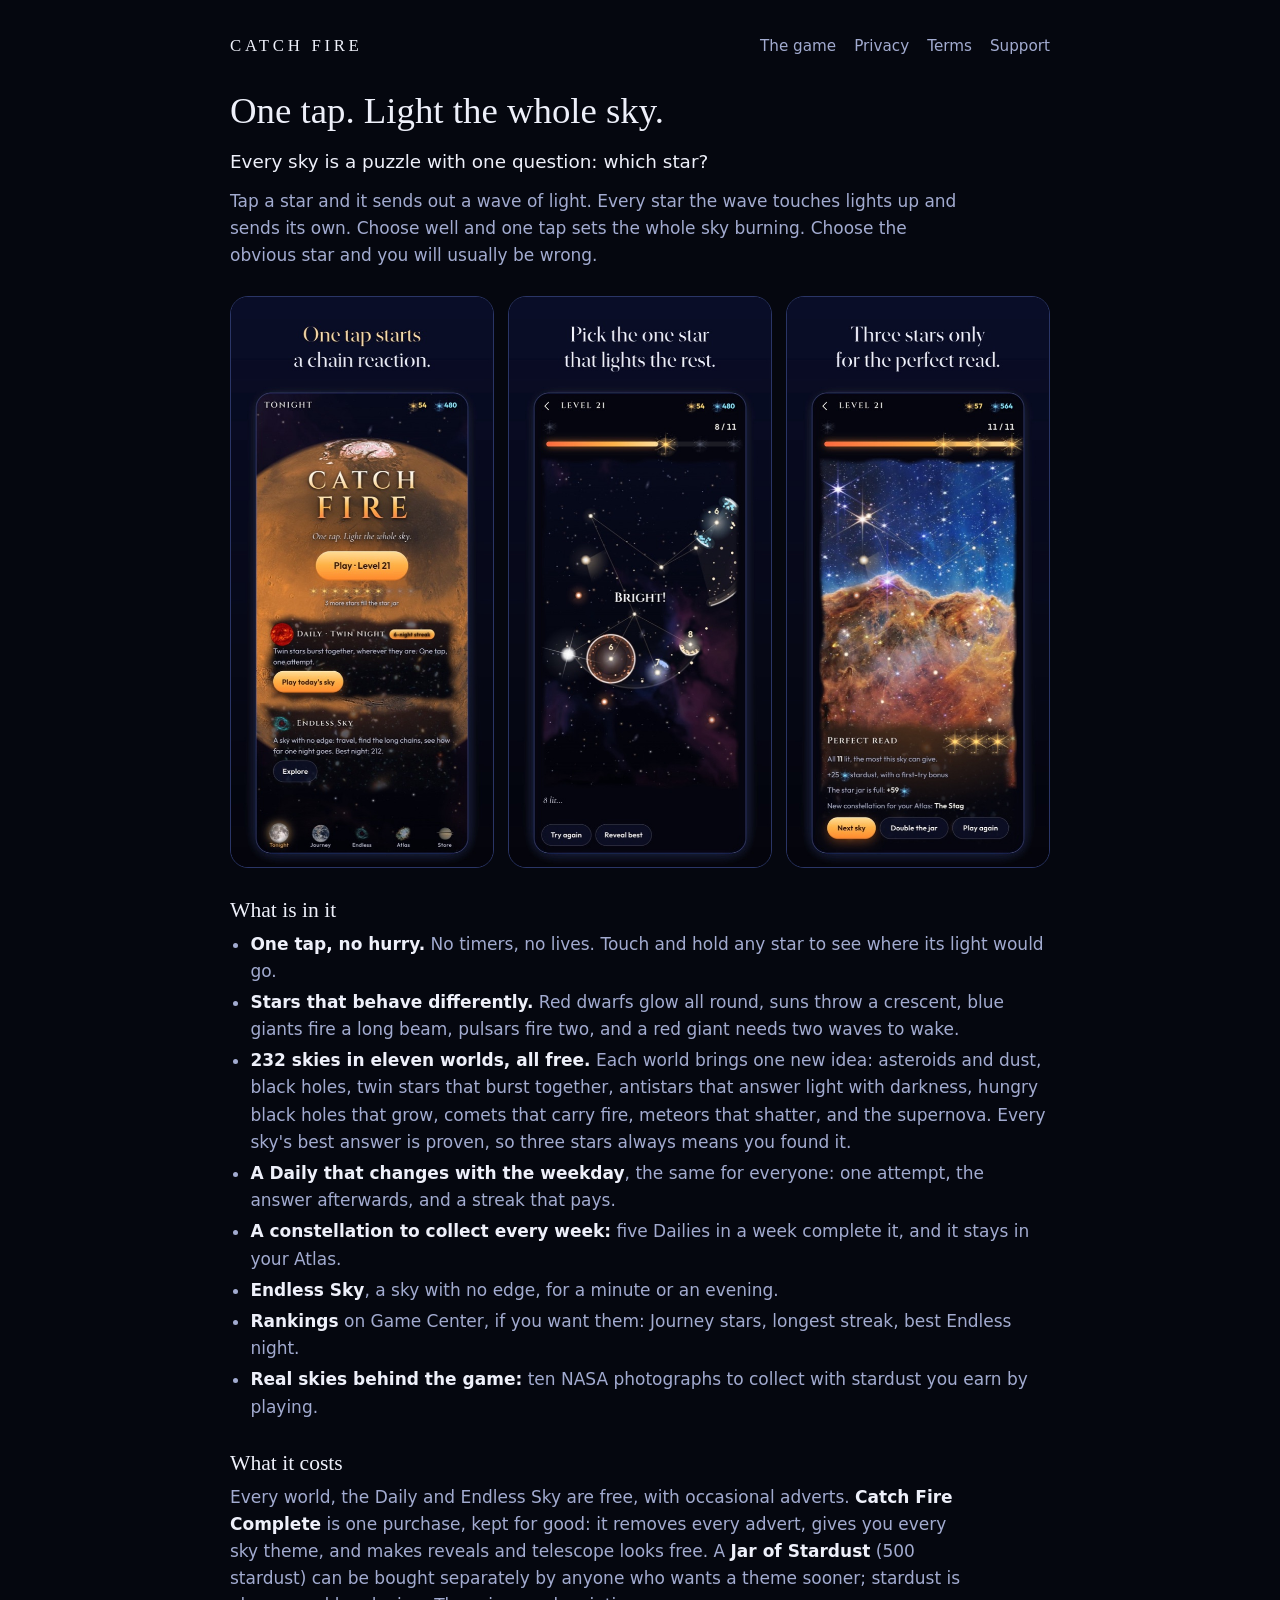
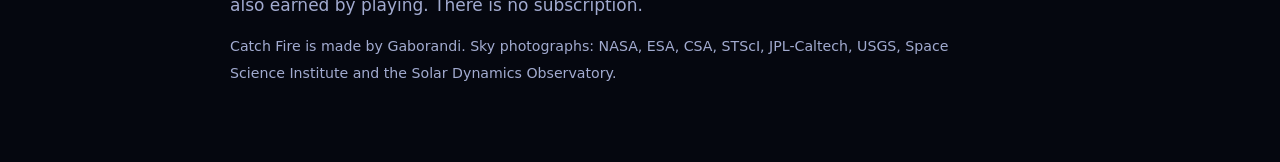
<file: index.html>
<!DOCTYPE html>
<html lang="en">
<head>
<meta charset="UTF-8">
<meta name="viewport" content="width=device-width, initial-scale=1">
<title>Catch Fire: Chain Reaction</title>
<meta name="description" content="One tap. Pick the star whose light wakes the most others and watch the whole sky catch. A puzzle game for iPhone.">
<link rel="icon" href="./assets/favicon.png" type="image/png">
<link rel="apple-touch-icon" href="./assets/apple-touch-icon.png">
<style>
:root{color-scheme:dark;--bg:#05070f;--ink:#eef0fa;--dim:#a2abd0;--gold:#ffb347;--line:#2a3566}
*{box-sizing:border-box;margin:0;padding:0}
body{background:var(--bg);color:var(--ink);font:17px/1.6 -apple-system,"SF Pro Text",system-ui,"Segoe UI",sans-serif}
main{max-width:860px;margin:0 auto;padding:28px 20px 64px}
nav{display:flex;flex-wrap:wrap;gap:18px;align-items:center;padding:6px 0 26px;font-size:.95rem}
nav a{color:var(--dim);text-decoration:none} nav a:hover{color:var(--ink)} nav b{font:400 1.05rem "New York","Iowan Old Style",Georgia,serif;letter-spacing:.22em;margin-right:auto;color:var(--ink)}
h1{font:400 2.3rem/1.15 "New York","Iowan Old Style",Georgia,serif;margin:6px 0 14px;text-wrap:balance}
h2{font:400 1.35rem "New York","Iowan Old Style",Georgia,serif;margin:30px 0 8px}
p,li{color:var(--dim)} p{margin:0 0 12px;max-width:68ch} ul{padding-left:1.2em;margin:0 0 12px} li{margin:4px 0} b,strong{color:var(--ink);font-weight:600}
a{color:var(--gold)}
.lead{font-size:1.15rem;color:var(--ink)}
.shots{display:grid;grid-template-columns:repeat(3,minmax(0,1fr));gap:14px;margin:26px 0}
.shots img{width:100%;height:auto;border-radius:18px;border:1px solid var(--line);display:block}
.note{border:1px solid var(--line);border-radius:14px;padding:14px 16px;margin:18px 0}
small{color:var(--dim)}
@media (max-width:560px){.shots{grid-template-columns:1fr 1fr}.shots img:last-child{display:none}h1{font-size:1.8rem}}
</style>
</head>
<body>
<main>
<nav><b>CATCH FIRE</b><a href="./">The game</a><a href="./privacy/">Privacy</a><a href="./terms/">Terms</a><a href="./support/">Support</a></nav>
<h1>One tap. Light the whole sky.</h1>
<p class="lead">Every sky is a puzzle with one question: which star?</p>
<p>Tap a star and it sends out a wave of light. Every star the wave touches lights up and sends its own. Choose well and one tap sets the whole sky burning. Choose the obvious star and you will usually be wrong.</p>
<div class="shots"><img src="./assets/shot-1-home.jpg" alt="The Catch Fire home screen, with Mars behind it" width="516" height="1118"><img src="./assets/shot-2-chain.jpg" alt="A chain of light spreading from star to star" width="516" height="1118"><img src="./assets/shot-4-perfect.jpg" alt="A perfect result uncovering the Carina Nebula" width="516" height="1118"></div>
<h2>What is in it</h2>
<ul>
<li><b>One tap, no hurry.</b> No timers, no lives. Touch and hold any star to see where its light would go.</li>
<li><b>Stars that behave differently.</b> Red dwarfs glow all round, suns throw a crescent, blue giants fire a long beam, pulsars fire two, and a red giant needs two waves to wake.</li>
<li><b>232 skies in eleven worlds, all free.</b> Each world brings one new idea: asteroids and dust, black holes, twin stars that burst together, antistars that answer light with darkness, hungry black holes that grow, comets that carry fire, meteors that shatter, and the supernova. Every sky's best answer is proven, so three stars always means you found it.</li>
<li><b>A Daily that changes with the weekday</b>, the same for everyone: one attempt, the answer afterwards, and a streak that pays.</li>
<li><b>A constellation to collect every week:</b> five Dailies in a week complete it, and it stays in your Atlas.</li>
<li><b>Endless Sky</b>, a sky with no edge, for a minute or an evening.</li>
<li><b>Rankings</b> on Game Center, if you want them: Journey stars, longest streak, best Endless night.</li>
<li><b>Real skies behind the game:</b> ten NASA photographs to collect with stardust you earn by playing.</li>
</ul>
<h2>What it costs</h2>
<p>Every world, the Daily and Endless Sky are free, with occasional adverts. <b>Catch Fire Complete</b> is one purchase, kept for good: it removes every advert, gives you every sky theme, and makes reveals and telescope looks free. A <b>Jar of Stardust</b> (500 stardust) can be bought separately by anyone who wants a theme sooner; stardust is also earned by playing. There is no subscription.</p>
<p><small>Catch Fire is made by Gaborandi. Sky photographs: NASA, ESA, CSA, STScI, JPL-Caltech, USGS, Space Science Institute and the Solar Dynamics Observatory.</small></p>
</main>
</body>
</html>
</file>
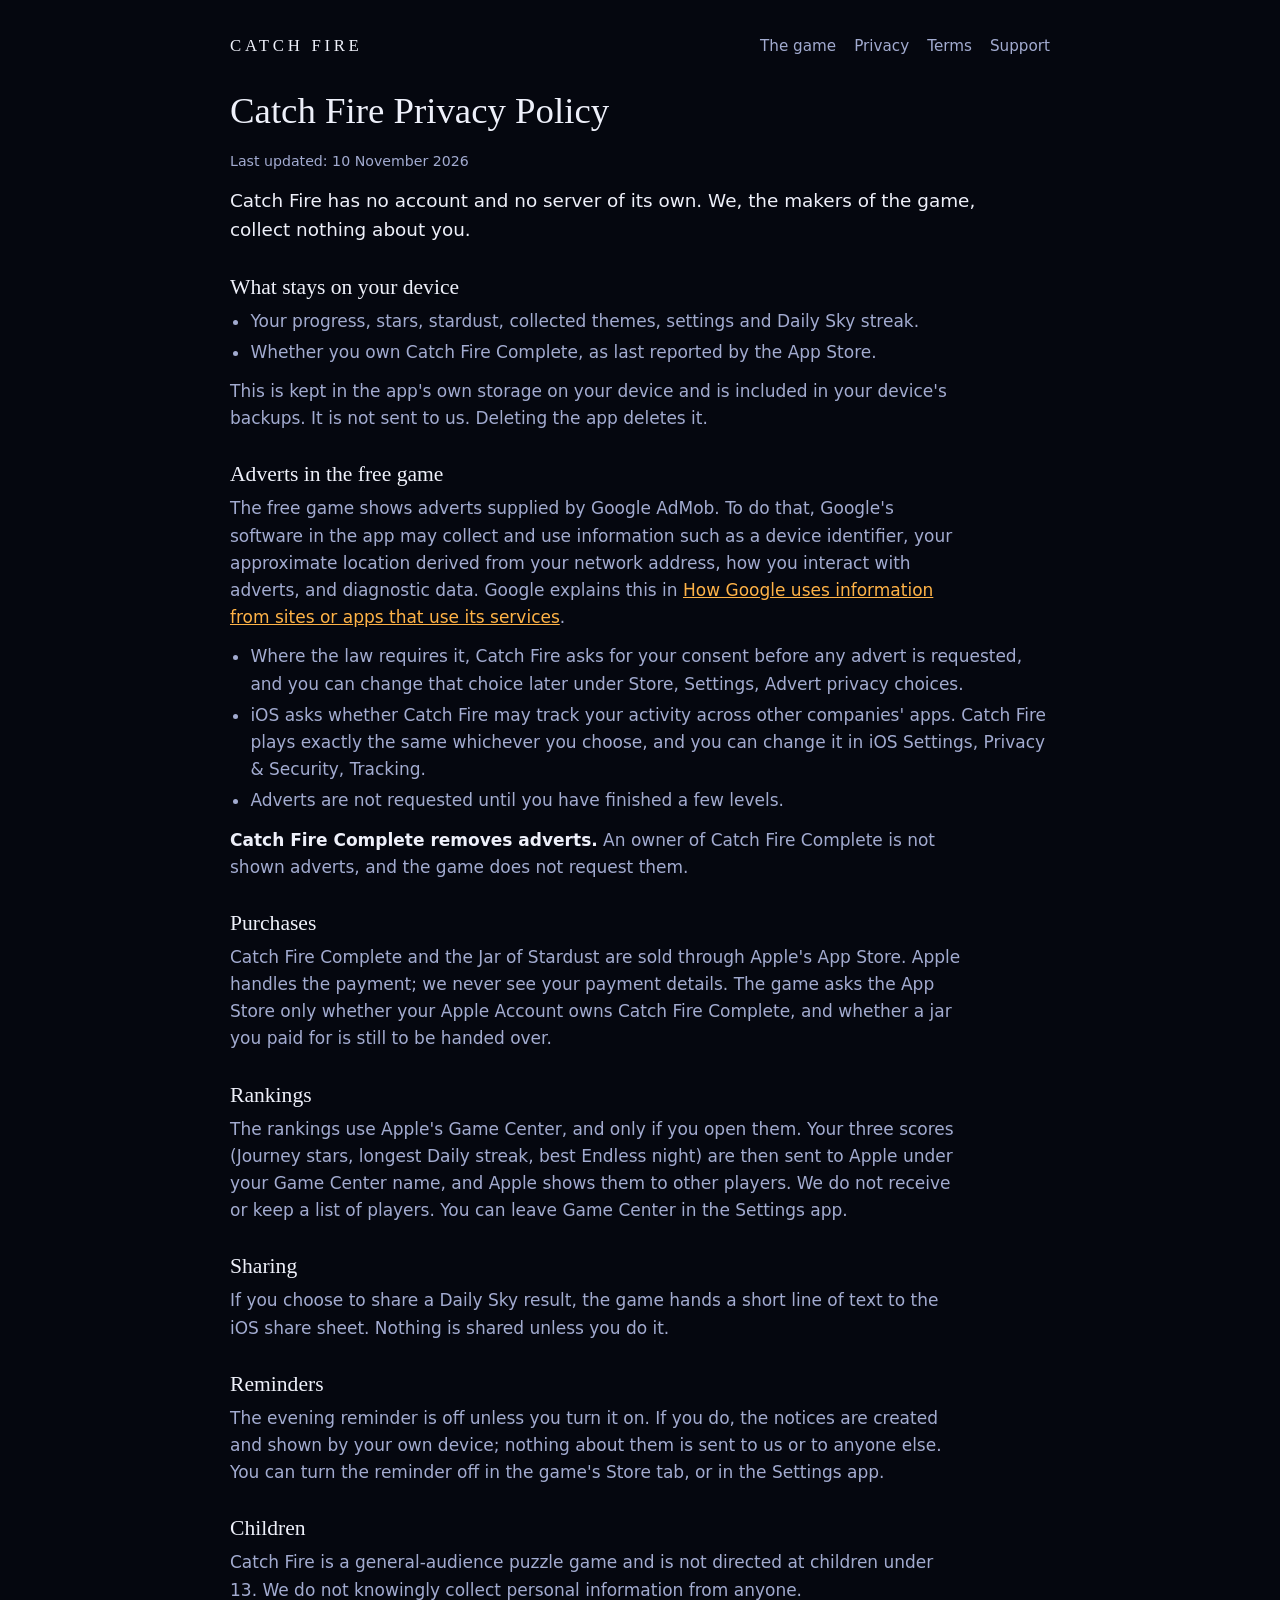
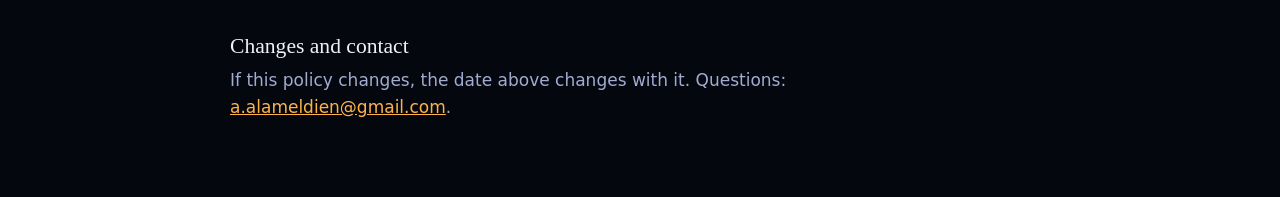
<file: privacy/index.html>
<!DOCTYPE html>
<html lang="en">
<head>
<meta charset="UTF-8">
<meta name="viewport" content="width=device-width, initial-scale=1">
<title>Catch Fire Privacy Policy</title>
<meta name="description" content="How Catch Fire handles information.">
<link rel="icon" href="../assets/favicon.png" type="image/png">
<link rel="apple-touch-icon" href="../assets/apple-touch-icon.png">
<style>
:root{color-scheme:dark;--bg:#05070f;--ink:#eef0fa;--dim:#a2abd0;--gold:#ffb347;--line:#2a3566}
*{box-sizing:border-box;margin:0;padding:0}
body{background:var(--bg);color:var(--ink);font:17px/1.6 -apple-system,"SF Pro Text",system-ui,"Segoe UI",sans-serif}
main{max-width:860px;margin:0 auto;padding:28px 20px 64px}
nav{display:flex;flex-wrap:wrap;gap:18px;align-items:center;padding:6px 0 26px;font-size:.95rem}
nav a{color:var(--dim);text-decoration:none} nav a:hover{color:var(--ink)} nav b{font:400 1.05rem "New York","Iowan Old Style",Georgia,serif;letter-spacing:.22em;margin-right:auto;color:var(--ink)}
h1{font:400 2.3rem/1.15 "New York","Iowan Old Style",Georgia,serif;margin:6px 0 14px;text-wrap:balance}
h2{font:400 1.35rem "New York","Iowan Old Style",Georgia,serif;margin:30px 0 8px}
p,li{color:var(--dim)} p{margin:0 0 12px;max-width:68ch} ul{padding-left:1.2em;margin:0 0 12px} li{margin:4px 0} b,strong{color:var(--ink);font-weight:600}
a{color:var(--gold)}
.lead{font-size:1.15rem;color:var(--ink)}
.shots{display:grid;grid-template-columns:repeat(3,minmax(0,1fr));gap:14px;margin:26px 0}
.shots img{width:100%;height:auto;border-radius:18px;border:1px solid var(--line);display:block}
.note{border:1px solid var(--line);border-radius:14px;padding:14px 16px;margin:18px 0}
small{color:var(--dim)}
@media (max-width:560px){.shots{grid-template-columns:1fr 1fr}.shots img:last-child{display:none}h1{font-size:1.8rem}}
</style>
</head>
<body>
<main>
<nav><b>CATCH FIRE</b><a href="../">The game</a><a href="../privacy/">Privacy</a><a href="../terms/">Terms</a><a href="../support/">Support</a></nav>
<h1>Catch Fire Privacy Policy</h1>
<p><small>Last updated: 10 November 2026</small></p>
<p class="lead">Catch Fire has no account and no server of its own. We, the makers of the game, collect nothing about you.</p>
<h2>What stays on your device</h2>
<ul>
<li>Your progress, stars, stardust, collected themes, settings and Daily Sky streak.</li>
<li>Whether you own Catch Fire Complete, as last reported by the App Store.</li>
</ul>
<p>This is kept in the app's own storage on your device and is included in your device's backups. It is not sent to us. Deleting the app deletes it.</p>
<h2>Adverts in the free game</h2>
<p>The free game shows adverts supplied by Google AdMob. To do that, Google's software in the app may collect and use information such as a device identifier, your approximate location derived from your network address, how you interact with adverts, and diagnostic data. Google explains this in <a href="https://policies.google.com/technologies/partner-sites">How Google uses information from sites or apps that use its services</a>.</p>
<ul>
<li>Where the law requires it, Catch Fire asks for your consent before any advert is requested, and you can change that choice later under Store, Settings, Advert privacy choices.</li>
<li>iOS asks whether Catch Fire may track your activity across other companies' apps. Catch Fire plays exactly the same whichever you choose, and you can change it in iOS Settings, Privacy &amp; Security, Tracking.</li>
<li>Adverts are not requested until you have finished a few levels.</li>
</ul>
<p><b>Catch Fire Complete removes adverts.</b> An owner of Catch Fire Complete is not shown adverts, and the game does not request them.</p>
<h2>Purchases</h2>
<p>Catch Fire Complete and the Jar of Stardust are sold through Apple's App Store. Apple handles the payment; we never see your payment details. The game asks the App Store only whether your Apple Account owns Catch Fire Complete, and whether a jar you paid for is still to be handed over.</p>
<h2>Rankings</h2>
<p>The rankings use Apple's Game Center, and only if you open them. Your three scores (Journey stars, longest Daily streak, best Endless night) are then sent to Apple under your Game Center name, and Apple shows them to other players. We do not receive or keep a list of players. You can leave Game Center in the Settings app.</p>
<h2>Sharing</h2>
<p>If you choose to share a Daily Sky result, the game hands a short line of text to the iOS share sheet. Nothing is shared unless you do it.</p>
<h2>Reminders</h2>
<p>The evening reminder is off unless you turn it on. If you do, the notices are created and shown by your own device; nothing about them is sent to us or to anyone else. You can turn the reminder off in the game's Store tab, or in the Settings app.</p>
<h2>Children</h2>
<p>Catch Fire is a general-audience puzzle game and is not directed at children under 13. We do not knowingly collect personal information from anyone.</p>
<h2>Changes and contact</h2>
<p>If this policy changes, the date above changes with it. Questions: <a href="mailto:a.alameldien@gmail.com">a.alameldien@gmail.com</a>.</p>
</main>
</body>
</html>
</file>
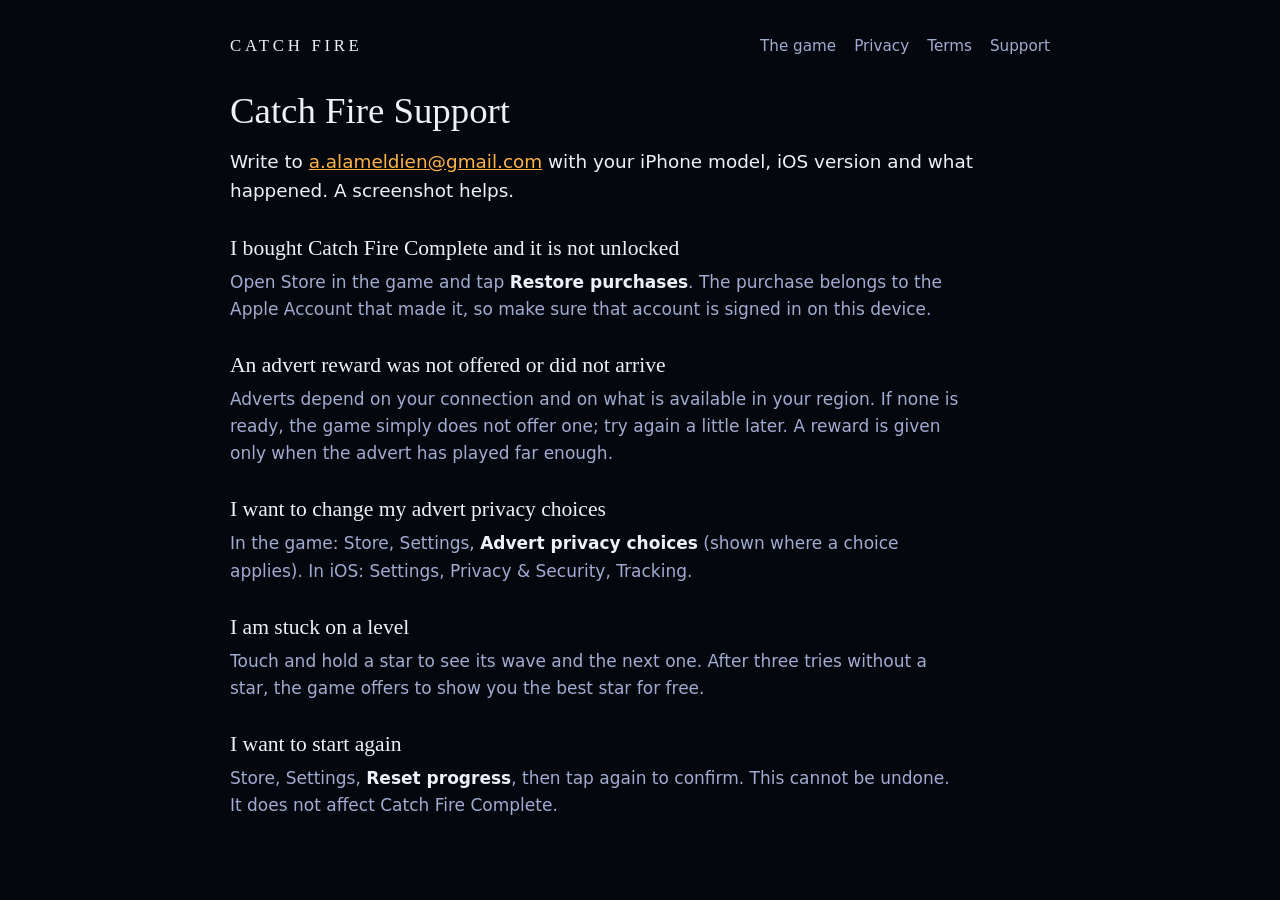
<file: support/index.html>
<!DOCTYPE html>
<html lang="en">
<head>
<meta charset="UTF-8">
<meta name="viewport" content="width=device-width, initial-scale=1">
<title>Catch Fire Support</title>
<meta name="description" content="Help with Catch Fire.">
<link rel="icon" href="../assets/favicon.png" type="image/png">
<link rel="apple-touch-icon" href="../assets/apple-touch-icon.png">
<style>
:root{color-scheme:dark;--bg:#05070f;--ink:#eef0fa;--dim:#a2abd0;--gold:#ffb347;--line:#2a3566}
*{box-sizing:border-box;margin:0;padding:0}
body{background:var(--bg);color:var(--ink);font:17px/1.6 -apple-system,"SF Pro Text",system-ui,"Segoe UI",sans-serif}
main{max-width:860px;margin:0 auto;padding:28px 20px 64px}
nav{display:flex;flex-wrap:wrap;gap:18px;align-items:center;padding:6px 0 26px;font-size:.95rem}
nav a{color:var(--dim);text-decoration:none} nav a:hover{color:var(--ink)} nav b{font:400 1.05rem "New York","Iowan Old Style",Georgia,serif;letter-spacing:.22em;margin-right:auto;color:var(--ink)}
h1{font:400 2.3rem/1.15 "New York","Iowan Old Style",Georgia,serif;margin:6px 0 14px;text-wrap:balance}
h2{font:400 1.35rem "New York","Iowan Old Style",Georgia,serif;margin:30px 0 8px}
p,li{color:var(--dim)} p{margin:0 0 12px;max-width:68ch} ul{padding-left:1.2em;margin:0 0 12px} li{margin:4px 0} b,strong{color:var(--ink);font-weight:600}
a{color:var(--gold)}
.lead{font-size:1.15rem;color:var(--ink)}
.shots{display:grid;grid-template-columns:repeat(3,minmax(0,1fr));gap:14px;margin:26px 0}
.shots img{width:100%;height:auto;border-radius:18px;border:1px solid var(--line);display:block}
.note{border:1px solid var(--line);border-radius:14px;padding:14px 16px;margin:18px 0}
small{color:var(--dim)}
@media (max-width:560px){.shots{grid-template-columns:1fr 1fr}.shots img:last-child{display:none}h1{font-size:1.8rem}}
</style>
</head>
<body>
<main>
<nav><b>CATCH FIRE</b><a href="../">The game</a><a href="../privacy/">Privacy</a><a href="../terms/">Terms</a><a href="../support/">Support</a></nav>
<h1>Catch Fire Support</h1>
<p class="lead">Write to <a href="mailto:a.alameldien@gmail.com">a.alameldien@gmail.com</a> with your iPhone model, iOS version and what happened. A screenshot helps.</p>
<h2>I bought Catch Fire Complete and it is not unlocked</h2>
<p>Open Store in the game and tap <b>Restore purchases</b>. The purchase belongs to the Apple Account that made it, so make sure that account is signed in on this device.</p>
<h2>An advert reward was not offered or did not arrive</h2>
<p>Adverts depend on your connection and on what is available in your region. If none is ready, the game simply does not offer one; try again a little later. A reward is given only when the advert has played far enough.</p>
<h2>I want to change my advert privacy choices</h2>
<p>In the game: Store, Settings, <b>Advert privacy choices</b> (shown where a choice applies). In iOS: Settings, Privacy &amp; Security, Tracking.</p>
<h2>I am stuck on a level</h2>
<p>Touch and hold a star to see its wave and the next one. After three tries without a star, the game offers to show you the best star for free.</p>
<h2>I want to start again</h2>
<p>Store, Settings, <b>Reset progress</b>, then tap again to confirm. This cannot be undone. It does not affect Catch Fire Complete.</p>
</main>
</body>
</html>
</file>
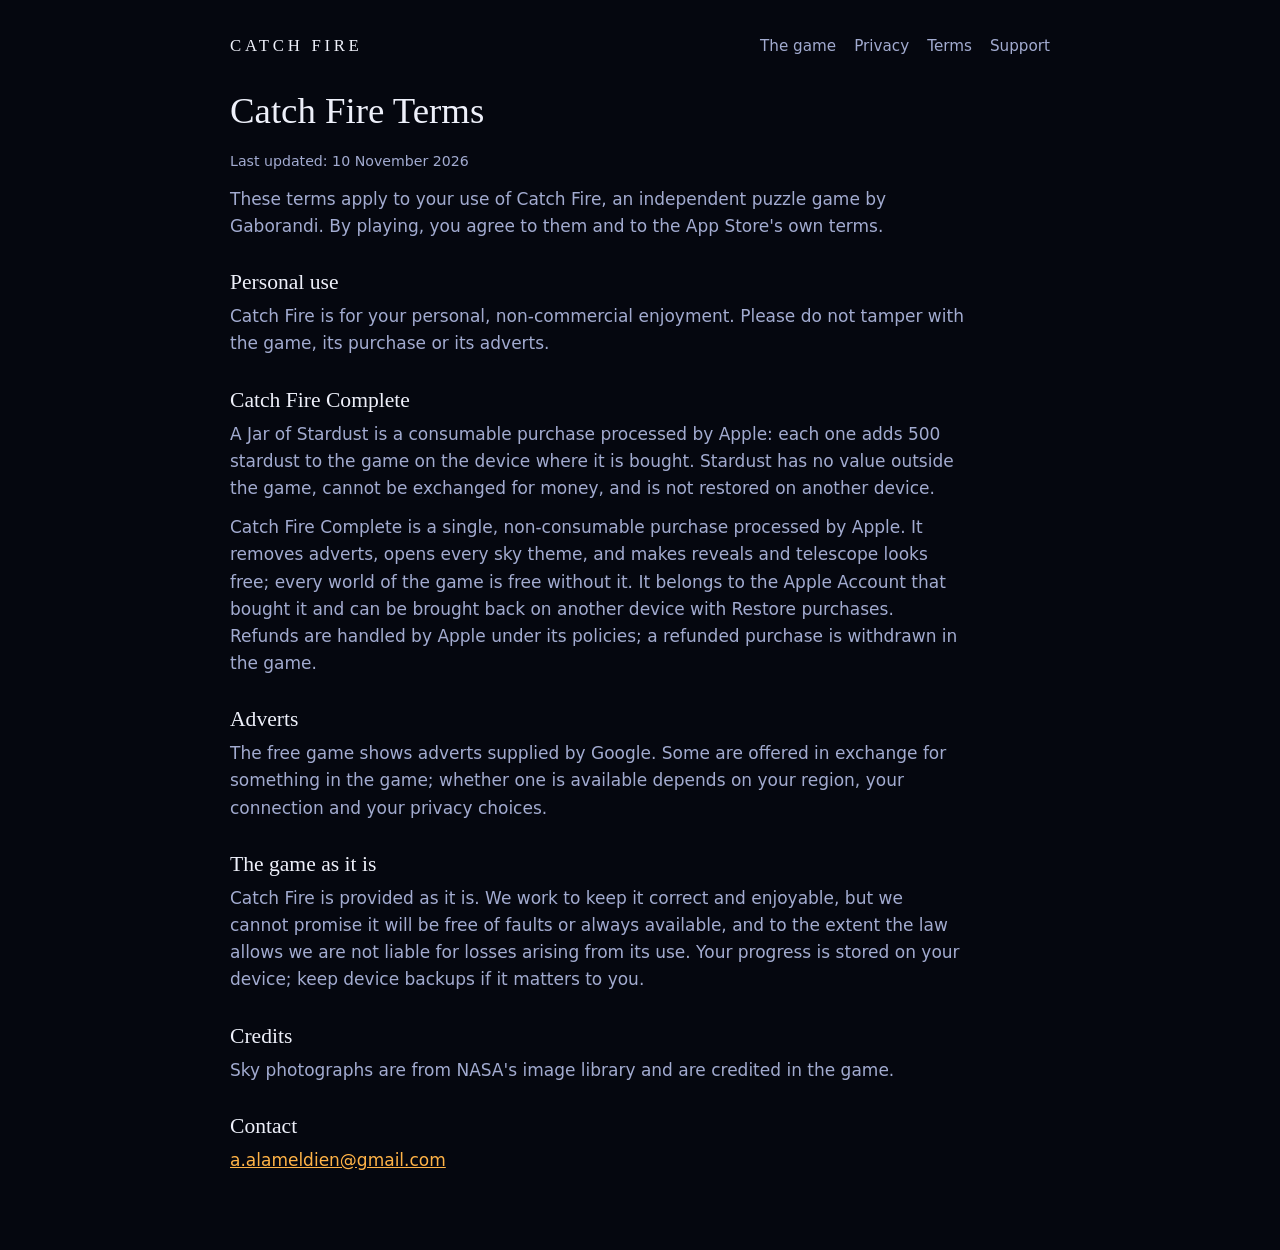
<file: terms/index.html>
<!DOCTYPE html>
<html lang="en">
<head>
<meta charset="UTF-8">
<meta name="viewport" content="width=device-width, initial-scale=1">
<title>Catch Fire Terms</title>
<meta name="description" content="Terms for playing Catch Fire.">
<link rel="icon" href="../assets/favicon.png" type="image/png">
<link rel="apple-touch-icon" href="../assets/apple-touch-icon.png">
<style>
:root{color-scheme:dark;--bg:#05070f;--ink:#eef0fa;--dim:#a2abd0;--gold:#ffb347;--line:#2a3566}
*{box-sizing:border-box;margin:0;padding:0}
body{background:var(--bg);color:var(--ink);font:17px/1.6 -apple-system,"SF Pro Text",system-ui,"Segoe UI",sans-serif}
main{max-width:860px;margin:0 auto;padding:28px 20px 64px}
nav{display:flex;flex-wrap:wrap;gap:18px;align-items:center;padding:6px 0 26px;font-size:.95rem}
nav a{color:var(--dim);text-decoration:none} nav a:hover{color:var(--ink)} nav b{font:400 1.05rem "New York","Iowan Old Style",Georgia,serif;letter-spacing:.22em;margin-right:auto;color:var(--ink)}
h1{font:400 2.3rem/1.15 "New York","Iowan Old Style",Georgia,serif;margin:6px 0 14px;text-wrap:balance}
h2{font:400 1.35rem "New York","Iowan Old Style",Georgia,serif;margin:30px 0 8px}
p,li{color:var(--dim)} p{margin:0 0 12px;max-width:68ch} ul{padding-left:1.2em;margin:0 0 12px} li{margin:4px 0} b,strong{color:var(--ink);font-weight:600}
a{color:var(--gold)}
.lead{font-size:1.15rem;color:var(--ink)}
.shots{display:grid;grid-template-columns:repeat(3,minmax(0,1fr));gap:14px;margin:26px 0}
.shots img{width:100%;height:auto;border-radius:18px;border:1px solid var(--line);display:block}
.note{border:1px solid var(--line);border-radius:14px;padding:14px 16px;margin:18px 0}
small{color:var(--dim)}
@media (max-width:560px){.shots{grid-template-columns:1fr 1fr}.shots img:last-child{display:none}h1{font-size:1.8rem}}
</style>
</head>
<body>
<main>
<nav><b>CATCH FIRE</b><a href="../">The game</a><a href="../privacy/">Privacy</a><a href="../terms/">Terms</a><a href="../support/">Support</a></nav>
<h1>Catch Fire Terms</h1>
<p><small>Last updated: 10 November 2026</small></p>
<p>These terms apply to your use of Catch Fire, an independent puzzle game by Gaborandi. By playing, you agree to them and to the App Store's own terms.</p>
<h2>Personal use</h2>
<p>Catch Fire is for your personal, non-commercial enjoyment. Please do not tamper with the game, its purchase or its adverts.</p>
<h2>Catch Fire Complete</h2>
<p>A Jar of Stardust is a consumable purchase processed by Apple: each one adds 500 stardust to the game on the device where it is bought. Stardust has no value outside the game, cannot be exchanged for money, and is not restored on another device.</p>
<p>Catch Fire Complete is a single, non-consumable purchase processed by Apple. It removes adverts, opens every sky theme, and makes reveals and telescope looks free; every world of the game is free without it. It belongs to the Apple Account that bought it and can be brought back on another device with Restore purchases. Refunds are handled by Apple under its policies; a refunded purchase is withdrawn in the game.</p>
<h2>Adverts</h2>
<p>The free game shows adverts supplied by Google. Some are offered in exchange for something in the game; whether one is available depends on your region, your connection and your privacy choices.</p>
<h2>The game as it is</h2>
<p>Catch Fire is provided as it is. We work to keep it correct and enjoyable, but we cannot promise it will be free of faults or always available, and to the extent the law allows we are not liable for losses arising from its use. Your progress is stored on your device; keep device backups if it matters to you.</p>
<h2>Credits</h2>
<p>Sky photographs are from NASA's image library and are credited in the game.</p>
<h2>Contact</h2>
<p><a href="mailto:a.alameldien@gmail.com">a.alameldien@gmail.com</a></p>
</main>
</body>
</html>
</file>
